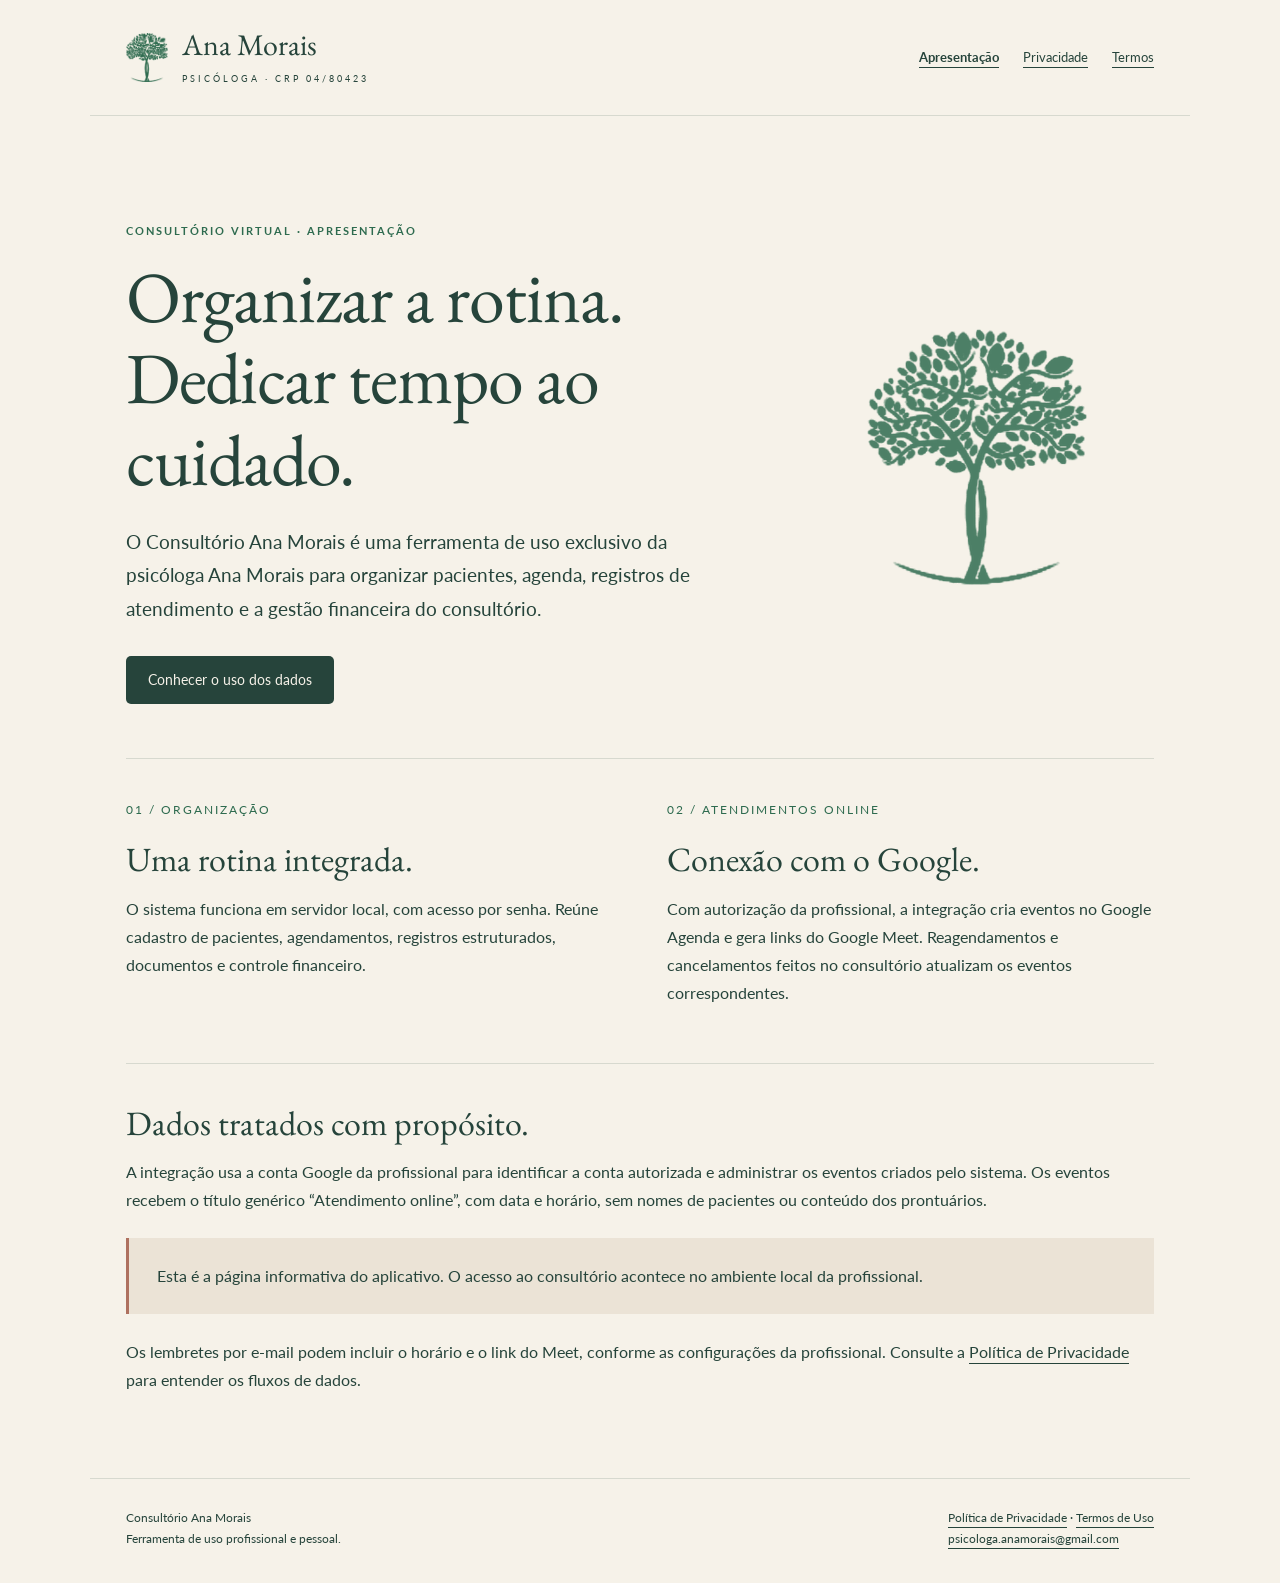
<file: index.html>
<!doctype html>
<html lang="pt-BR"><head><meta charset="utf-8"><meta name="viewport" content="width=device-width,initial-scale=1"><meta name="theme-color" content="#26443B"><meta name="description" content="Página informativa do Consultório Virtual Ana Morais e de sua integração com Google Agenda e Google Meet."><title>Apresentação · Consultório Ana Morais</title><link rel="icon" href="assets/tree.png"><link rel="stylesheet" href="assets/style.css"></head><body><a class="skip" href="#conteudo">Ir para o conteúdo</a><header><a class="brand" href="index.html"><img src="assets/tree.png" alt=""><span><b>Ana Morais</b><small>PSICÓLOGA · CRP 04/80423</small></span></a><nav aria-label="Navegação principal"><a href="index.html" aria-current="page">Apresentação</a><a href="privacidade.html">Privacidade</a><a href="termos.html">Termos</a></nav></header><main id="conteudo" class=""><section class="hero"><div><p class="eyebrow">Consultório Virtual · Apresentação</p><h1>Organizar a rotina.<br>Dedicar tempo ao cuidado.</h1><p class="lead">O Consultório Ana Morais é uma ferramenta de uso exclusivo da psicóloga Ana Morais para organizar pacientes, agenda, registros de atendimento e a gestão financeira do consultório.</p><a class="button" href="privacidade.html">Conhecer o uso dos dados</a></div><img class="hero-mark" src="assets/tree.png" alt="Árvore da identidade visual Ana Morais"></section>
<section class="section split"><div><span class="number">01 / ORGANIZAÇÃO</span><h2>Uma rotina integrada.</h2><p>O sistema funciona em servidor local, com acesso por senha. Reúne cadastro de pacientes, agendamentos, registros estruturados, documentos e controle financeiro.</p></div><div><span class="number">02 / ATENDIMENTOS ONLINE</span><h2>Conexão com o Google.</h2><p>Com autorização da profissional, a integração cria eventos no Google Agenda e gera links do Google Meet. Reagendamentos e cancelamentos feitos no consultório atualizam os eventos correspondentes.</p></div></section>
<section class="section"><h2>Dados tratados com propósito.</h2><p>A integração usa a conta Google da profissional para identificar a conta autorizada e administrar os eventos criados pelo sistema. Os eventos recebem o título genérico “Atendimento online”, com data e horário, sem nomes de pacientes ou conteúdo dos prontuários.</p><div class="note"><p>Esta é a página informativa do aplicativo. O acesso ao consultório acontece no ambiente local da profissional.</p></div><p>Os lembretes por e-mail podem incluir o horário e o link do Meet, conforme as configurações da profissional. Consulte a <a href="privacidade.html">Política de Privacidade</a> para entender os fluxos de dados.</p></section></main><footer><p>Consultório Ana Morais<br>Ferramenta de uso profissional e pessoal.</p><p><a href="privacidade.html">Política de Privacidade</a> · <a href="termos.html">Termos de Uso</a><br><a class="contact" href="mailto:psicologa.anamorais@gmail.com">psicologa.anamorais@gmail.com</a></p></footer></body></html>
</file>
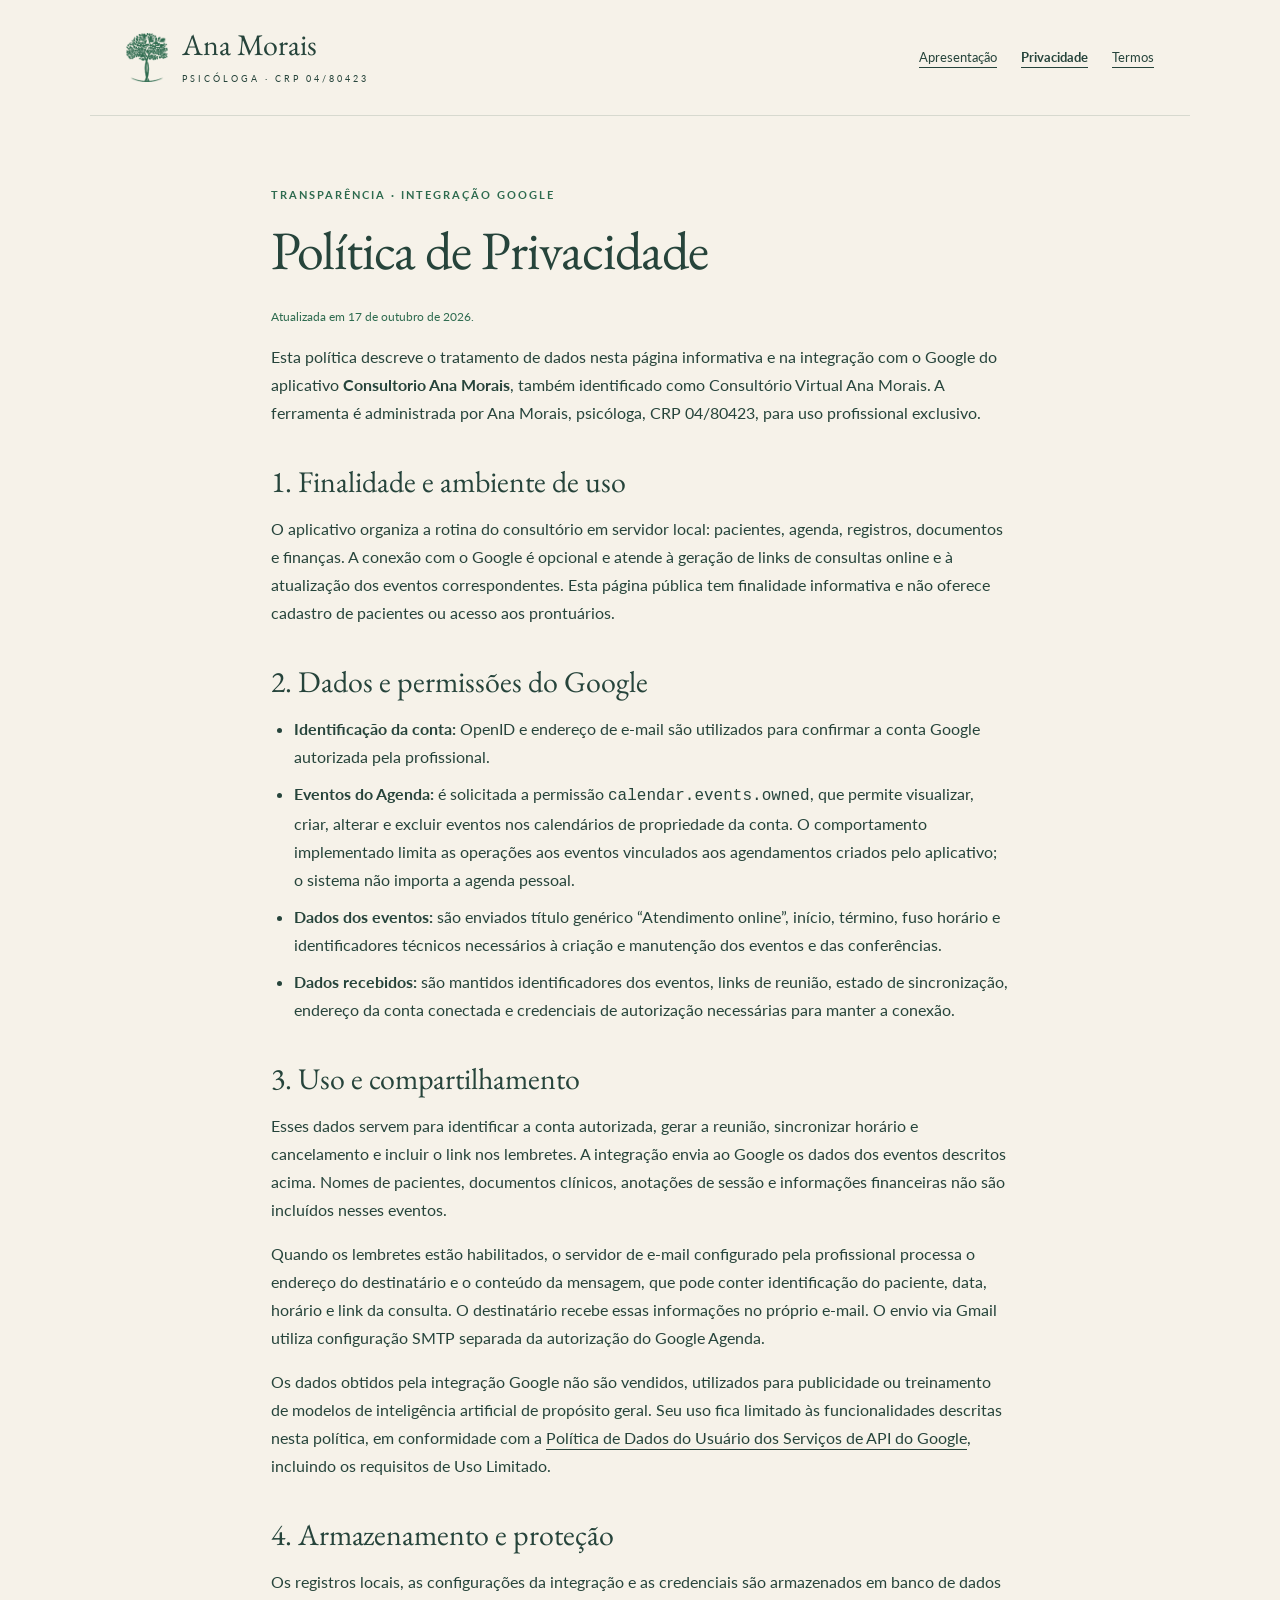
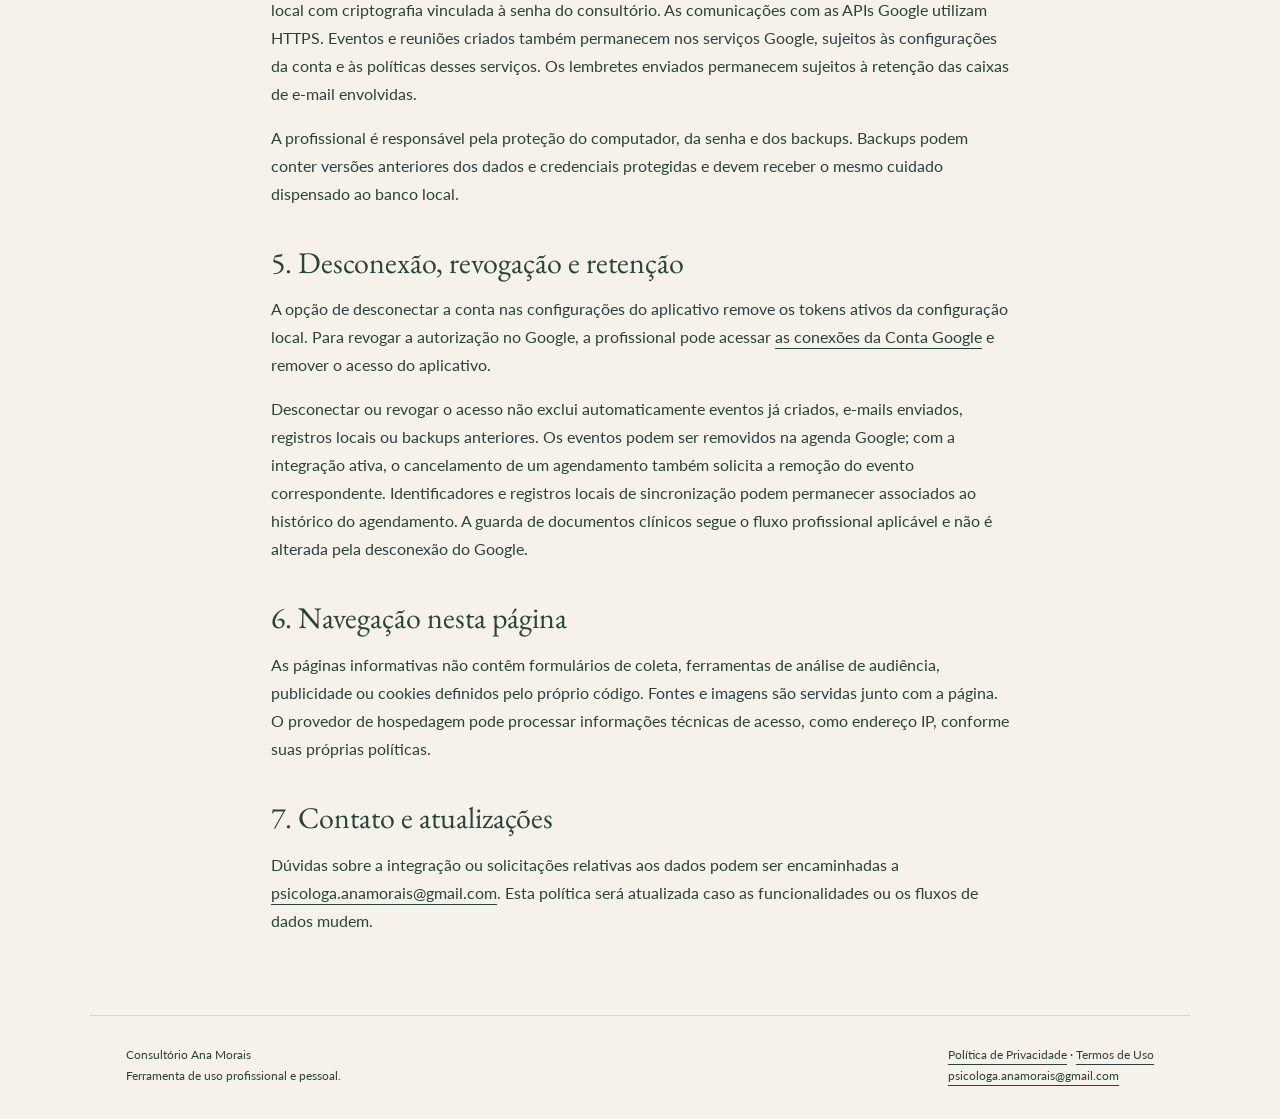
<file: privacidade.html>
<!doctype html>
<html lang="pt-BR"><head><meta charset="utf-8"><meta name="viewport" content="width=device-width,initial-scale=1"><meta name="theme-color" content="#26443B"><meta name="description" content="Como o Consultório Ana Morais usa e protege os dados da integração Google."><title>Política de Privacidade · Consultório Ana Morais</title><link rel="icon" href="assets/tree.png"><link rel="stylesheet" href="assets/style.css"></head><body><a class="skip" href="#conteudo">Ir para o conteúdo</a><header><a class="brand" href="index.html"><img src="assets/tree.png" alt=""><span><b>Ana Morais</b><small>PSICÓLOGA · CRP 04/80423</small></span></a><nav aria-label="Navegação principal"><a href="index.html">Apresentação</a><a href="privacidade.html" aria-current="page">Privacidade</a><a href="termos.html">Termos</a></nav></header><main id="conteudo" class="legal"><p class="eyebrow">Transparência · Integração Google</p><h1>Política de Privacidade</h1><p class="date">Atualizada em 17 de outubro de 2026.</p><p>Esta política descreve o tratamento de dados nesta página informativa e na integração com o Google do aplicativo <strong>Consultorio Ana Morais</strong>, também identificado como Consultório Virtual Ana Morais. A ferramenta é administrada por Ana Morais, psicóloga, CRP 04/80423, para uso profissional exclusivo.</p>
<h2>1. Finalidade e ambiente de uso</h2><p>O aplicativo organiza a rotina do consultório em servidor local: pacientes, agenda, registros, documentos e finanças. A conexão com o Google é opcional e atende à geração de links de consultas online e à atualização dos eventos correspondentes. Esta página pública tem finalidade informativa e não oferece cadastro de pacientes ou acesso aos prontuários.</p>
<h2>2. Dados e permissões do Google</h2><ul><li><strong>Identificação da conta:</strong> OpenID e endereço de e-mail são utilizados para confirmar a conta Google autorizada pela profissional.</li><li><strong>Eventos do Agenda:</strong> é solicitada a permissão <code>calendar.events.owned</code>, que permite visualizar, criar, alterar e excluir eventos nos calendários de propriedade da conta. O comportamento implementado limita as operações aos eventos vinculados aos agendamentos criados pelo aplicativo; o sistema não importa a agenda pessoal.</li><li><strong>Dados dos eventos:</strong> são enviados título genérico “Atendimento online”, início, término, fuso horário e identificadores técnicos necessários à criação e manutenção dos eventos e das conferências.</li><li><strong>Dados recebidos:</strong> são mantidos identificadores dos eventos, links de reunião, estado de sincronização, endereço da conta conectada e credenciais de autorização necessárias para manter a conexão.</li></ul>
<h2>3. Uso e compartilhamento</h2><p>Esses dados servem para identificar a conta autorizada, gerar a reunião, sincronizar horário e cancelamento e incluir o link nos lembretes. A integração envia ao Google os dados dos eventos descritos acima. Nomes de pacientes, documentos clínicos, anotações de sessão e informações financeiras não são incluídos nesses eventos.</p><p>Quando os lembretes estão habilitados, o servidor de e-mail configurado pela profissional processa o endereço do destinatário e o conteúdo da mensagem, que pode conter identificação do paciente, data, horário e link da consulta. O destinatário recebe essas informações no próprio e-mail. O envio via Gmail utiliza configuração SMTP separada da autorização do Google Agenda.</p><p>Os dados obtidos pela integração Google não são vendidos, utilizados para publicidade ou treinamento de modelos de inteligência artificial de propósito geral. Seu uso fica limitado às funcionalidades descritas nesta política, em conformidade com a <a href="https://developers.google.com/terms/api-services-user-data-policy">Política de Dados do Usuário dos Serviços de API do Google</a>, incluindo os requisitos de Uso Limitado.</p>
<h2>4. Armazenamento e proteção</h2><p>Os registros locais, as configurações da integração e as credenciais são armazenados em banco de dados local com criptografia vinculada à senha do consultório. As comunicações com as APIs Google utilizam HTTPS. Eventos e reuniões criados também permanecem nos serviços Google, sujeitos às configurações da conta e às políticas desses serviços. Os lembretes enviados permanecem sujeitos à retenção das caixas de e-mail envolvidas.</p><p>A profissional é responsável pela proteção do computador, da senha e dos backups. Backups podem conter versões anteriores dos dados e credenciais protegidas e devem receber o mesmo cuidado dispensado ao banco local.</p>
<h2>5. Desconexão, revogação e retenção</h2><p>A opção de desconectar a conta nas configurações do aplicativo remove os tokens ativos da configuração local. Para revogar a autorização no Google, a profissional pode acessar <a href="https://myaccount.google.com/connections">as conexões da Conta Google</a> e remover o acesso do aplicativo.</p><p>Desconectar ou revogar o acesso não exclui automaticamente eventos já criados, e-mails enviados, registros locais ou backups anteriores. Os eventos podem ser removidos na agenda Google; com a integração ativa, o cancelamento de um agendamento também solicita a remoção do evento correspondente. Identificadores e registros locais de sincronização podem permanecer associados ao histórico do agendamento. A guarda de documentos clínicos segue o fluxo profissional aplicável e não é alterada pela desconexão do Google.</p>
<h2>6. Navegação nesta página</h2><p>As páginas informativas não contêm formulários de coleta, ferramentas de análise de audiência, publicidade ou cookies definidos pelo próprio código. Fontes e imagens são servidas junto com a página. O provedor de hospedagem pode processar informações técnicas de acesso, como endereço IP, conforme suas próprias políticas.</p>
<h2>7. Contato e atualizações</h2><p>Dúvidas sobre a integração ou solicitações relativas aos dados podem ser encaminhadas a <a class="contact" href="mailto:psicologa.anamorais@gmail.com">psicologa.anamorais@gmail.com</a>. Esta política será atualizada caso as funcionalidades ou os fluxos de dados mudem.</p></main><footer><p>Consultório Ana Morais<br>Ferramenta de uso profissional e pessoal.</p><p><a href="privacidade.html">Política de Privacidade</a> · <a href="termos.html">Termos de Uso</a><br><a class="contact" href="mailto:psicologa.anamorais@gmail.com">psicologa.anamorais@gmail.com</a></p></footer></body></html>
</file>
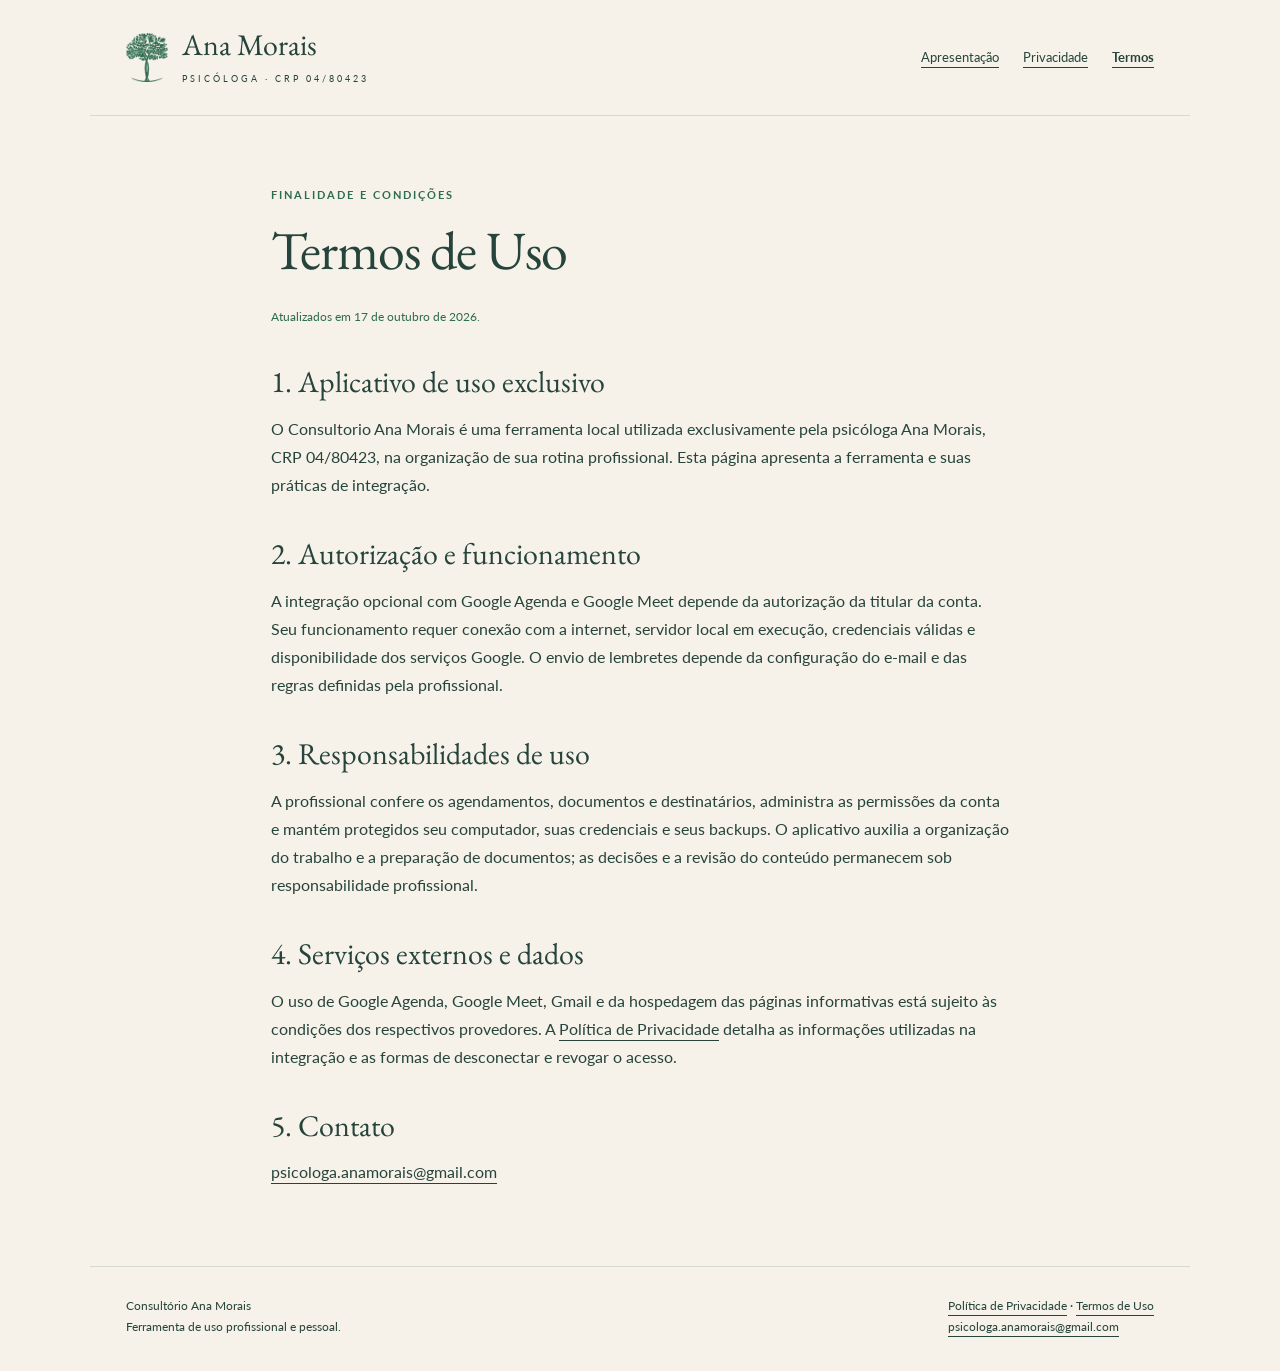
<file: termos.html>
<!doctype html>
<html lang="pt-BR"><head><meta charset="utf-8"><meta name="viewport" content="width=device-width,initial-scale=1"><meta name="theme-color" content="#26443B"><meta name="description" content="Condições de uso da ferramenta local Consultório Ana Morais."><title>Termos de Uso · Consultório Ana Morais</title><link rel="icon" href="assets/tree.png"><link rel="stylesheet" href="assets/style.css"></head><body><a class="skip" href="#conteudo">Ir para o conteúdo</a><header><a class="brand" href="index.html"><img src="assets/tree.png" alt=""><span><b>Ana Morais</b><small>PSICÓLOGA · CRP 04/80423</small></span></a><nav aria-label="Navegação principal"><a href="index.html">Apresentação</a><a href="privacidade.html">Privacidade</a><a href="termos.html" aria-current="page">Termos</a></nav></header><main id="conteudo" class="legal"><p class="eyebrow">Finalidade e condições</p><h1>Termos de Uso</h1><p class="date">Atualizados em 17 de outubro de 2026.</p><h2>1. Aplicativo de uso exclusivo</h2><p>O Consultorio Ana Morais é uma ferramenta local utilizada exclusivamente pela psicóloga Ana Morais, CRP 04/80423, na organização de sua rotina profissional. Esta página apresenta a ferramenta e suas práticas de integração.</p><h2>2. Autorização e funcionamento</h2><p>A integração opcional com Google Agenda e Google Meet depende da autorização da titular da conta. Seu funcionamento requer conexão com a internet, servidor local em execução, credenciais válidas e disponibilidade dos serviços Google. O envio de lembretes depende da configuração do e-mail e das regras definidas pela profissional.</p><h2>3. Responsabilidades de uso</h2><p>A profissional confere os agendamentos, documentos e destinatários, administra as permissões da conta e mantém protegidos seu computador, suas credenciais e seus backups. O aplicativo auxilia a organização do trabalho e a preparação de documentos; as decisões e a revisão do conteúdo permanecem sob responsabilidade profissional.</p><h2>4. Serviços externos e dados</h2><p>O uso de Google Agenda, Google Meet, Gmail e da hospedagem das páginas informativas está sujeito às condições dos respectivos provedores. A <a href="privacidade.html">Política de Privacidade</a> detalha as informações utilizadas na integração e as formas de desconectar e revogar o acesso.</p><h2>5. Contato</h2><p><a class="contact" href="mailto:psicologa.anamorais@gmail.com">psicologa.anamorais@gmail.com</a></p></main><footer><p>Consultório Ana Morais<br>Ferramenta de uso profissional e pessoal.</p><p><a href="privacidade.html">Política de Privacidade</a> · <a href="termos.html">Termos de Uso</a><br><a class="contact" href="mailto:psicologa.anamorais@gmail.com">psicologa.anamorais@gmail.com</a></p></footer></body></html>
</file>
<file: assets/style.css>
@font-face{font-family:Lato;src:url('fonts/Lato-Regular.ttf')}@font-face{font-family:Lato;src:url('fonts/Lato-Bold.ttf');font-weight:700}@font-face{font-family:Garamond;src:url('fonts/EBGaramond-Regular.ttf')}*{box-sizing:border-box}html{scroll-behavior:smooth}body{margin:0;color:#26443b;background:#f6f2e9;font:16px/1.75 Lato,Arial,sans-serif}a{color:#26443b;text-underline-offset:5px}a:focus-visible{outline:3px solid #ae715f;outline-offset:5px}header,main,footer{max-width:1100px;margin:auto;padding:28px 36px}header{display:flex;align-items:center;justify-content:space-between;border-bottom:1px solid #26443b25;gap:22px}.brand{display:flex;align-items:center;gap:14px;text-decoration:none}.brand img{width:42px;height:58px;object-fit:contain}.brand b{font:30px/1.1 Garamond,Georgia,serif}.brand small{display:block;font-size:9px;letter-spacing:3px;margin-top:8px}nav{display:flex;gap:24px;flex-wrap:wrap;font-size:13px}nav a[aria-current=page]{font-weight:700}.eyebrow{font-size:11px;letter-spacing:2px;text-transform:uppercase;font-weight:700;color:#2e6b4f}h1,h2,h3{font-family:Garamond,Georgia,serif;font-weight:400;line-height:1.13}h1{font-size:clamp(40px,6vw,72px);margin:16px 0 25px;max-width:720px;letter-spacing:-1px}h2{font-size:34px;margin:0 0 15px}h3{font-size:27px;margin:0 0 12px}.hero{padding:66px 0 54px;display:grid;grid-template-columns:1.7fr 1fr;gap:70px;align-items:center}.hero p{max-width:620px}.hero-mark{width:100%;max-width:220px;max-height:270px;object-fit:contain;justify-self:center;opacity:.85}.lead{font-size:19px;line-height:1.75}.button{display:inline-block;background:#26443b;color:#f6f2e9;text-decoration:none;padding:12px 22px;border-radius:5px;font-size:14px;margin-top:12px}.section{border-top:1px solid #26443b25;padding:40px 0}.split{display:grid;grid-template-columns:1fr 1fr;gap:54px}.number{font-size:12px;letter-spacing:2px;color:#2e6b4f;margin-bottom:20px;display:block}.note{background:#ebe3d6;padding:24px 28px;border-left:3px solid #ae715f;margin:24px 0}.note p{margin:0}.legal{max-width:810px;padding-top:58px;padding-bottom:64px}.legal h1{font-size:54px}.legal h2{font-size:30px;margin-top:38px}.legal li{margin:9px 0}.legal ul{padding-left:23px}.date{font-size:12px;color:#2e6b4f}.contact{overflow-wrap:anywhere}footer{border-top:1px solid #26443b25;font-size:12px;display:flex;justify-content:space-between;gap:24px;padding-top:28px;padding-bottom:34px}footer p{margin:0}.skip{position:absolute;left:-9999px}.skip:focus{position:fixed;top:12px;left:12px;background:#f6f2e9;padding:10px;z-index:9}@media(max-width:650px){header,main,footer{padding-left:22px;padding-right:22px}header{align-items:flex-start;flex-direction:column}nav{gap:20px}.hero{grid-template-columns:1fr;gap:15px;padding-top:36px}.hero-mark{width:90px;grid-row:1;justify-self:start;max-height:110px}.split{grid-template-columns:1fr;gap:30px}.legal{padding-top:36px}.legal h1{font-size:42px}.lead{font-size:17px}footer{flex-direction:column;gap:12px}}@media(prefers-reduced-motion:reduce){html{scroll-behavior:auto}}
</file>
